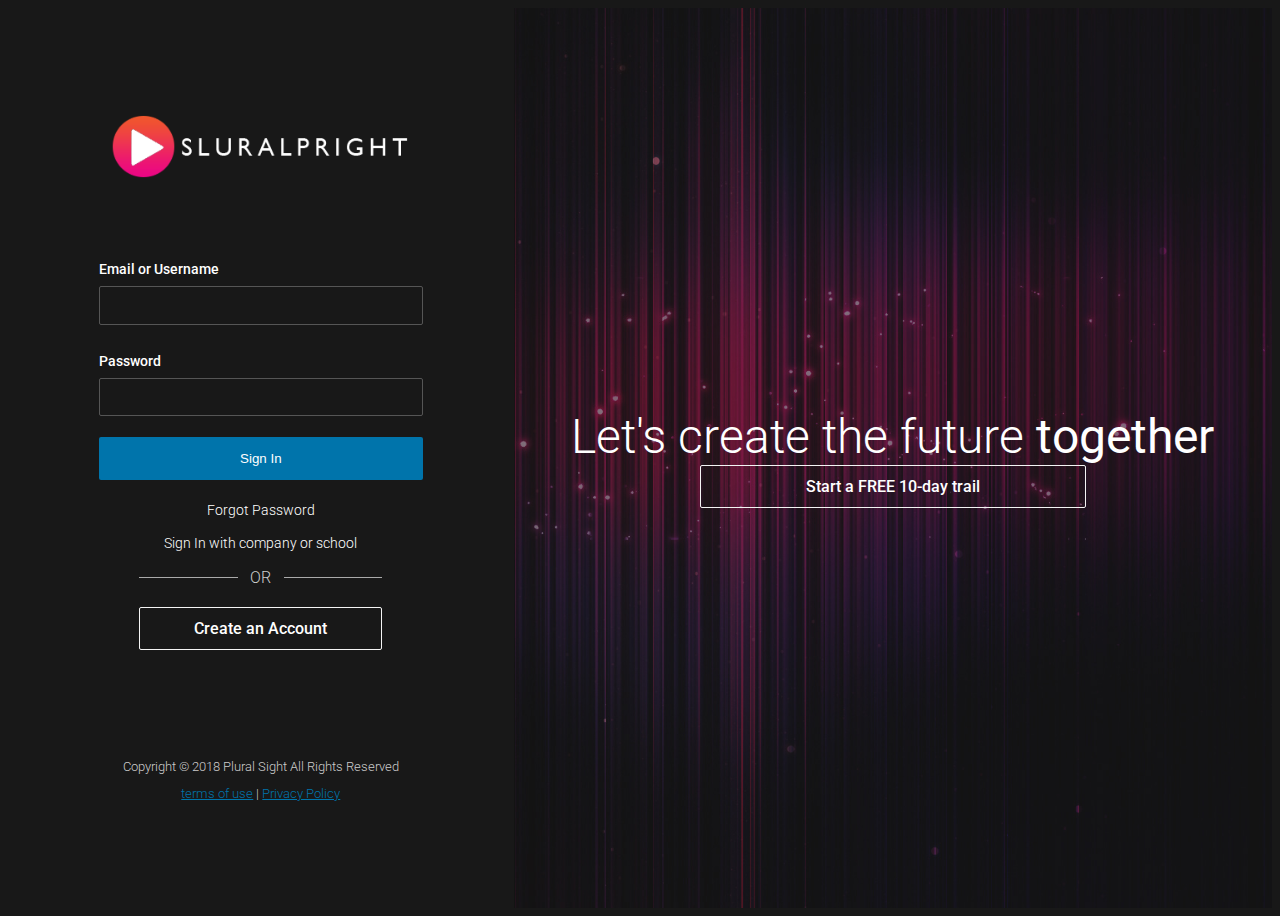
<file: plural-sight-login/index.html>
<!DOCTYPE html>
<html lang="en">
<head>
    <meta charset="UTF-8">
    <meta name="viewport" content="width=device-width, initial-scale=1.0">
    <title>Plural Sight Sign In</title>
    <link rel="stylesheet" href="styles.css">
</head>
<body>
    <div id="wrapper">
        <div id="left">
            <div id="signin">
                <div class="logo">
                    <img src="img/login-logo.png" alt="plural sight login">
                </div>
                <form>
                    <div>
                        <label>Email or Username</label>
                        <input type="text" class="text-input">
                    </div>
                    <div>
                        <label>Password</label>
                        <input type="password" class="text-input">
                    </div>
                    <button type="submit" class="primary-btn">Sign In</button>
                </form>
                <div class="links">
                    <a href="#">Forgot Password</a>
                    <a href="#">Sign In with company or school</a>
                </div>
                <div class="or">
                    <hr class="bar">
                    <span>OR</span>
                    <hr class="bar">
                </div>
                <a href="#" class="secondary-btn">Create an Account</a>
            </div>
            <footer id="main-footer">
                <p>Copyright &copy; 2018 Plural Sight All Rights Reserved</p>
                <div>
                    <a href="#">terms of use</a> | <a href="#">Privacy Policy</a>
                </div>
            </footer>
        </div>
        <div id="right">
            <div id="showcase">
                <div class="showcase-content">
                    <hl class="showcase-text">
                        Let's create the future <strong>together</strong>
                    </hl>
                    <a href="#" class="secondary-btn">Start a FREE 10-day trail</a>
                </div>
            </div>
        </div>
    </div>
</body>
</html>
</file>
<file: plural-sight-login/styles.css>
@import url('https://fonts.googleapis.com/css2?family=Roboto:wght@300&display=swap');

*{
    box-sizing: border-box;
}

body{
    font-family: "Roboto", sans-serif;
    font-weight: 300;
    background-color: #181818;
    color: #fff;
    overflow: hidden;
}

h1,h2,h3,h4,h5,h6{
    font-weight: 300;
}

#wrapper{
    display: flex;
    flex-direction: row;
}

#left{
    display: flex;
    flex-direction: column;
    flex: 1;
    align-items: center;
    justify-content: center;
    height: 100vh;
}

#right{
    flex: 1;
}

#signin{
    display: flex;
    flex-direction: column;
    justify-content: center;
    align-items: center;
    width: 80%;
    padding-bottom: 1rem;
}

#signin form{
    width: 80%;
    padding-bottom: 3rex;
}

#signin .logo{
    margin-bottom: 8vh;
}

#signin .logo img{
    width: 300px;
}

#signin label{
    font-size: 0.9rem;
    line-height: 2rem;
    font-weight: 500;
}

#signin .text-input{
    margin-bottom: 1.3rem;
    width:100%;
    border-radius: 2px;
    background: #181818;
    border: 1px solid #555;
    color: #ccc;
    padding: 0.5rem 1rem;
    line-height: 1.3rem;

}

#signin .primary-btn{
    width: 100%;
}

#signin .secondary-btn,.or,.links{
    width: 60%;
}

#signin .links a{
    display: block;
    color: #fff;
    text-decoration: none;
    margin-bottom: 1rem;
    text-align: center;
    font-size: 0.9rem;
}

#signin .or{
    display: flex;
    flex-direction: row;
    margin-bottom: 1.2rem;
    align-items: center;
}

#signin .or .bar{
    flex: auto;
    border: none;
    height: 1px;
    background: #aaa;
}

#signin .or span{
    color: #ccc;
    padding: 0 0.8rem;
}

#showcase{
    display: flex;
    justify-content: center;
    align-items: center;
    background: url('img/login-bg.jpg') no-repeat center center / cover;
    height: 100vh;
    text-align: center;
}

#showcase .showcase-text{
    font-size: 3rem;
    width: 100%;
    color: #fff;
    margin-bottom: 2rem;
}

#showcase .secondary-btn{
    width: 60%;
    margin: auto;
}

#main-footer{
    color: #ccc;
    text-align: center;
    font-size: 0.8rem;
    max-width: 80%;
    padding-top: 5rem;
}

#main-footer a{
    color:#0074ab;
    text-decoration: underline;
}

.primary-btn{
    padding: 0.7rem 1rem;
    height:2.7rem;
    display: block;
    border: 0;
    border-radius: 2px;
    font-weight: 500;
    background: #0074ab;
    color: #fff;
    text-decoration: none;
    cursor: pointer;
    text-align: center;
    transition: background-color 0.5s;
}

.primary-btn:hover{
    background-color: #0048aa;
}

.secondary-btn{
    padding: 0.7rem 1rem;
    height:2.7rem;
    display: block;
    border: 1px solid #f4f4f4;
    border-radius: 2px;
    font-weight: 500;
    background: none;
    color: #fff;
    text-decoration: none;
    cursor: pointer;
    text-align: center;
    transition: all 0.5s;
}

.secondary-btn:hover{
    border-color: #0048aa;
    color: #0048aa
}

@media(min-width:1200px){
    #left{
        flex: 4;
    }
    #right{
        flex: 6;
    }
}

@media(max-width: 768px){
    body{
        overflow: auto;
    }
    #right{
        display: none;
    }

    #left{
        justify-content: start;
        margin-top: 4vh;
    }

    #signin .logo{
        margin-bottom: 2vh;
    }

    #signin .text-input{
        margin-bottom: 0.7rem;
    }

    #main-footer{
        padding-top: 1rem;
    }
}
</file>
